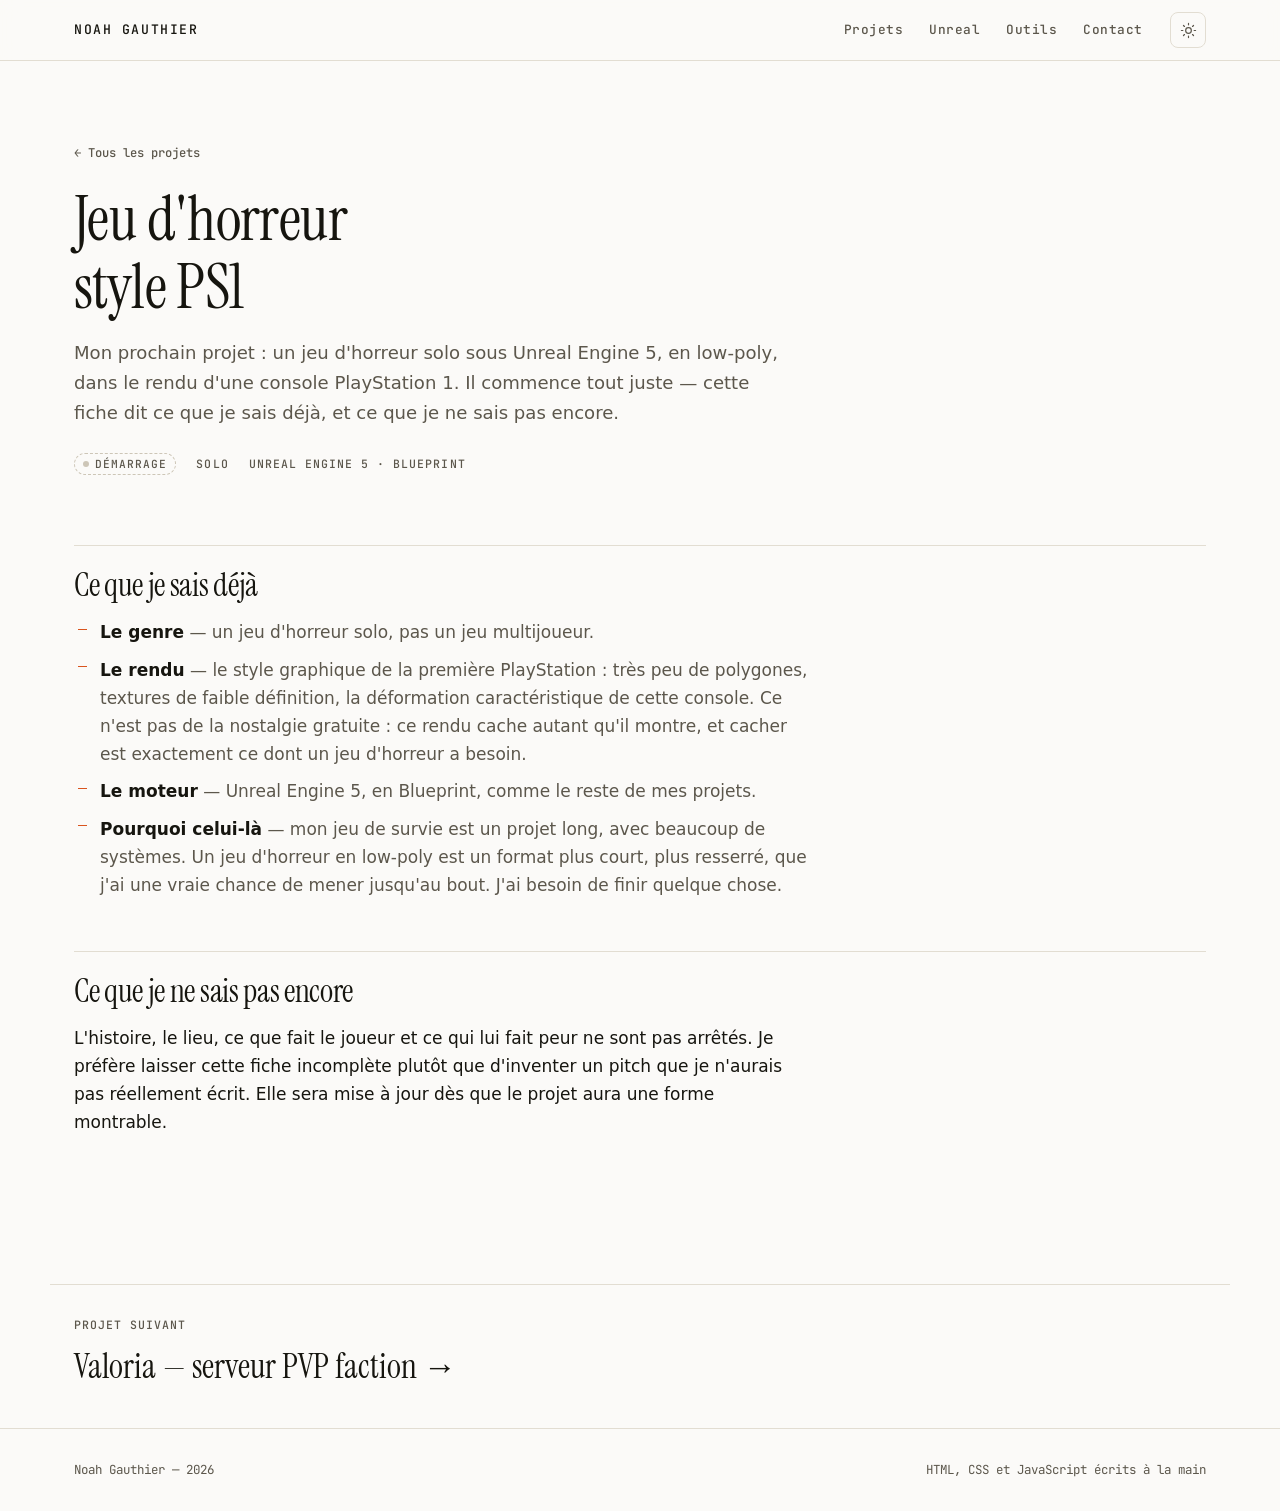
<file: projets/horreur-ps1.html>
<!doctype html>
<html lang="fr">
<head>
<meta charset="utf-8">
<meta name="viewport" content="width=device-width, initial-scale=1">
<title>Jeu d'horreur — style PS1 — Noah Gauthier</title>
<meta name="description" content="Prochain projet : un jeu d'horreur solo sous Unreal Engine 5, en low-poly dans le rendu d'une PlayStation 1. Au tout début du développement.">
<meta name="author" content="Noah Gauthier">
<meta name="theme-color" content="#fbfaf8" media="(prefers-color-scheme: light)">
<meta name="theme-color" content="#100f0d" media="(prefers-color-scheme: dark)">
<link rel="canonical" href="https://odg747.github.io/Portfolio/projets/horreur-ps1.html">

<meta property="og:type" content="article">
<meta property="og:locale" content="fr_FR">
<meta property="og:site_name" content="Noah Gauthier">
<meta property="og:title" content="Jeu d'horreur — style PS1 — Noah Gauthier">
<meta property="og:description" content="Prochain projet : un jeu d'horreur solo sous Unreal Engine 5, en low-poly dans le rendu d'une PlayStation 1. Au tout début du développement.">
<meta property="og:url" content="https://odg747.github.io/Portfolio/projets/horreur-ps1.html">
<meta property="og:image" content="https://odg747.github.io/Portfolio/images/og.png">
<meta property="og:image:width" content="1200">
<meta property="og:image:height" content="630">
<meta property="og:image:alt" content="Noah Gauthier — portfolio de développement de jeux vidéo">
<meta name="twitter:card" content="summary_large_image">

<link rel="icon" href="data:image/svg+xml,%3Csvg xmlns='http://www.w3.org/2000/svg' viewBox='0 0 32 32'%3E%3Crect width='32' height='32' rx='7' fill='%23d9541e'/%3E%3Ctext x='16' y='22' font-family='Georgia,serif' font-size='17' fill='%23fff' text-anchor='middle'%3ENG%3C/text%3E%3C/svg%3E">

<link rel="preconnect" href="https://fonts.googleapis.com">
<link rel="preconnect" href="https://fonts.gstatic.com" crossorigin>
<!-- Les polices sont chargées sans bloquer l'affichage : si Google Fonts est lent
     ou injoignable, le texte s'affiche tout de suite avec les polices de secours. -->
<link rel="stylesheet" media="print" onload="this.media='all'" href="https://fonts.googleapis.com/css2?family=Instrument+Serif:ital@0;1&family=JetBrains+Mono:wght@400;500&display=swap">
<noscript><link rel="stylesheet" href="https://fonts.googleapis.com/css2?family=Instrument+Serif:ital@0;1&family=JetBrains+Mono:wght@400;500&display=swap"></noscript>
<link rel="stylesheet" href="../assets/style.css">

<script>
  try {
    var t = localStorage.getItem("theme");
    if (t === "dark" || t === "light") document.documentElement.setAttribute("data-theme", t);
  } catch (e) {}
</script>
</head>

<body>
<a class="saut-contenu" href="#contenu">Aller au contenu</a>

<header class="bandeau">
  <div class="bandeau__interieur">
    <a class="marque" href="../"><span class="marque__long">Noah Gauthier</span><span class="marque__court" aria-hidden="true">NG</span></a>
    <nav class="nav" aria-label="Navigation principale">
      <a href="../#projets">Projets</a>
      <a href="../#unreal">Unreal</a>
      <a href="../#outils">Outils</a>
      <a href="../#contact">Contact</a>
    </nav>
    <button class="bouton-theme" type="button" aria-label="Changer de thème">
      <svg class="icone-soleil" viewBox="0 0 24 24" fill="none" stroke="currentColor" stroke-width="1.7" stroke-linecap="round" aria-hidden="true"><circle cx="12" cy="12" r="4"/><path d="M12 2v2M12 20v2M4.9 4.9l1.4 1.4M17.7 17.7l1.4 1.4M2 12h2M20 12h2M4.9 19.1l1.4-1.4M17.7 6.3l1.4-1.4"/></svg>
      <svg class="icone-lune" viewBox="0 0 24 24" fill="none" stroke="currentColor" stroke-width="1.7" stroke-linecap="round" stroke-linejoin="round" aria-hidden="true"><path d="M21 12.8A9 9 0 1 1 11.2 3a7 7 0 0 0 9.8 9.8z"/></svg>
    </button>
  </div>
</header>

<main id="contenu">
  <div class="enveloppe fiche__entete">
    <a class="fil-ariane" href="../#projets">← Tous les projets</a>
    <h1>Jeu d'horreur<br>style PS1</h1>
    <p class="fiche__chapeau">
      Mon prochain projet : un jeu d'horreur solo sous Unreal Engine 5, en low-poly, dans
      le rendu d'une console PlayStation 1. Il commence tout juste — cette fiche dit ce
      que je sais déjà, et ce que je ne sais pas encore.
    </p>
    <div class="fiche__meta">
      <span class="statut" data-statut="demarrage">Démarrage</span>
      <span class="etiquette">Solo</span>
      <span class="etiquette">Unreal Engine 5 · Blueprint</span>
    </div>
  </div>

  <div class="enveloppe fiche__corps">

    <section>
      <h2>Ce que je sais déjà</h2>
      <ul>
        <li><strong>Le genre</strong> — un jeu d'horreur solo, pas un jeu multijoueur.</li>
        <li><strong>Le rendu</strong> — le style graphique de la première PlayStation : très peu de polygones, textures de faible définition, la déformation caractéristique de cette console. Ce n'est pas de la nostalgie gratuite : ce rendu cache autant qu'il montre, et cacher est exactement ce dont un jeu d'horreur a besoin.</li>
        <li><strong>Le moteur</strong> — Unreal Engine 5, en Blueprint, comme le reste de mes projets.</li>
        <li><strong>Pourquoi celui-là</strong> — mon jeu de survie est un projet long, avec beaucoup de systèmes. Un jeu d'horreur en low-poly est un format plus court, plus resserré, que j'ai une vraie chance de mener jusqu'au bout. J'ai besoin de finir quelque chose.</li>
      </ul>
    </section>

    <section>
      <h2>Ce que je ne sais pas encore</h2>
      <p>
        L'histoire, le lieu, ce que fait le joueur et ce qui lui fait peur ne sont pas
        arrêtés. Je préfère laisser cette fiche incomplète plutôt que d'inventer un pitch
        que je n'aurais pas réellement écrit. Elle sera mise à jour dès que le projet aura
        une forme montrable.
      </p>
    </section>

  </div>

  <div class="enveloppe fiche__suite">
    <span class="etiquette">Projet suivant</span>
    <a href="serveur-valoria.html">Valoria — serveur PVP faction →</a>
  </div>
</main>

<footer class="pied">
  <div class="enveloppe pied__interieur">
    <span>Noah Gauthier — 2026</span>
    <span>HTML, CSS et JavaScript écrits à la main</span>
  </div>
</footer>

<script src="../assets/site.js" defer></script>
</body>
</html>
</file>
<file: assets/style.css>
/* =========================================================================
   Portfolio — Noah Gauthier
   Feuille de style unique. Organisée en 8 sections :
   1. Jetons (couleurs, typo, espaces)  5. Cartes projet
   2. Base et accessibilité             6. Fiches projet
   3. En-tête et navigation             7. Pied de page
   4. Mise en page générale             8. Impression
   ========================================================================= */

/* 1. JETONS ------------------------------------------------------------- */

:root {
  /* Thème clair (valeurs de référence : toutes les couleurs sont définies ici) */
  --fond:          #fbfaf8;
  --fond-creux:    #f2efe9;
  --fond-carte:    #ffffff;
  --trait:         #e2ddd2;
  --trait-fort:    #cdc6b7;
  --encre:         #16150f;
  --encre-douce:   #5c574c;
  --accent:        #d9541e;
  --accent-encre:  #a83c0c;
  --accent-voile:  rgba(217, 84, 30, 0.09);
  --ombre:         0 1px 2px rgba(22, 21, 15, .05), 0 8px 24px -16px rgba(22, 21, 15, .25);

  --serif: "Instrument Serif", "Iowan Old Style", Georgia, "Times New Roman", serif;
  --sans:  ui-sans-serif, system-ui, -apple-system, "Segoe UI", Inter, Roboto, "Helvetica Neue", Arial, sans-serif;
  --mono:  "JetBrains Mono", ui-monospace, SFMono-Regular, "SF Mono", Menlo, Consolas, monospace;

  --lisible: 68ch;      /* largeur de la colonne de lecture */
  --large:   1180px;    /* largeur maximale de la page */
  --gouttiere: 24px;

  --rayon: 10px;
  --transition: 180ms cubic-bezier(.2, .6, .3, 1);

  color-scheme: light dark;
}

/* Thème sombre : par préférence système, sauf choix explicite « clair » */
@media (prefers-color-scheme: dark) {
  :root:not([data-theme="light"]) {
    --fond:         #100f0d;
    --fond-creux:   #171613;
    --fond-carte:   #1a1815;
    --trait:        #2c2925;
    --trait-fort:   #423d36;
    --encre:        #edeae3;
    --encre-douce:  #a39c8e;
    --accent:       #ff8a4c;
    --accent-encre: #ff9a5c;
    --accent-voile: rgba(255, 138, 76, 0.12);
    --ombre:        0 1px 2px rgba(0, 0, 0, .5), 0 8px 24px -16px rgba(0, 0, 0, .8);
  }
}

/* Thème sombre : choix explicite (le bouton gagne dans les deux sens) */
:root[data-theme="dark"] {
  --fond:         #100f0d;
  --fond-creux:   #171613;
  --fond-carte:   #1a1815;
  --trait:        #2c2925;
  --trait-fort:   #423d36;
  --encre:        #edeae3;
  --encre-douce:  #a39c8e;
  --accent:       #ff8a4c;
  --accent-encre: #ff9a5c;
  --accent-voile: rgba(255, 138, 76, 0.12);
  --ombre:        0 1px 2px rgba(0, 0, 0, .5), 0 8px 24px -16px rgba(0, 0, 0, .8);
}

/* 2. BASE ET ACCESSIBILITÉ ---------------------------------------------- */

*, *::before, *::after { box-sizing: border-box; }

html { -webkit-text-size-adjust: 100%; scroll-behavior: smooth; }
@media (prefers-reduced-motion: reduce) {
  html { scroll-behavior: auto; }
  *, *::before, *::after {
    animation-duration: .01ms !important;
    animation-iteration-count: 1 !important;
    transition-duration: .01ms !important;
  }
}

body {
  margin: 0;
  background: var(--fond);
  color: var(--encre);
  font-family: var(--sans);
  font-size: 17px;
  line-height: 1.65;
  -webkit-font-smoothing: antialiased;
  text-rendering: optimizeLegibility;
}

h1, h2, h3 { font-family: var(--serif); font-weight: 400; line-height: 1.08; letter-spacing: -.01em; margin: 0; }
h1 { font-size: clamp(2.8rem, 9vw, 5.2rem); }
h2 { font-size: clamp(2rem, 5vw, 2.9rem); }
h3 { font-size: clamp(1.4rem, 3vw, 1.75rem); }

p  { margin: 0 0 1.1em; }
p:last-child { margin-bottom: 0; }

a { color: var(--accent-encre); text-decoration-thickness: 1px; text-underline-offset: 3px; }
a:hover { text-decoration-thickness: 2px; }

img { max-width: 100%; height: auto; display: block; }

:focus-visible {
  outline: 2px solid var(--accent);
  outline-offset: 3px;
  border-radius: 3px;
}

.saut-contenu {
  position: absolute; left: 8px; top: -60px; z-index: 100;
  padding: 10px 16px; border-radius: var(--rayon);
  background: var(--encre); color: var(--fond);
  font: 500 .85rem/1 var(--mono); text-decoration: none;
  transition: top var(--transition);
}
.saut-contenu:focus { top: 8px; }

.visuellement-cache {
  position: absolute; width: 1px; height: 1px; padding: 0; margin: -1px;
  overflow: hidden; clip: rect(0 0 0 0); white-space: nowrap; border: 0;
}

/* Étiquette monospace : sert à distinguer une donnée d'une phrase */
.etiquette {
  font: 500 .72rem/1 var(--mono);
  letter-spacing: .09em;
  text-transform: uppercase;
  color: var(--encre-douce);
}

/* Pastille de statut */
.statut {
  display: inline-flex; align-items: center; gap: .5em;
  padding: .38em .75em .34em;
  border: 1px solid var(--trait-fort);
  border-radius: 100px;
  font: 500 .7rem/1 var(--mono);
  letter-spacing: .09em; text-transform: uppercase;
  color: var(--encre-douce);
  white-space: nowrap;
}
.statut::before {
  content: ""; width: 6px; height: 6px; border-radius: 50%;
  background: var(--trait-fort); flex: none;
}
.statut[data-statut="termine"]   { color: var(--encre); border-color: var(--trait-fort); }
.statut[data-statut="termine"]::before   { background: var(--encre); }
.statut[data-statut="en-cours"]  { color: var(--accent-encre); border-color: var(--accent); background: var(--accent-voile); }
.statut[data-statut="en-cours"]::before  { background: var(--accent); }
.statut[data-statut="demarrage"] { color: var(--encre-douce); border-style: dashed; }

/* 3. EN-TÊTE ET NAVIGATION ---------------------------------------------- */

.bandeau {
  position: sticky; top: 0; z-index: 50;
  background: color-mix(in srgb, var(--fond) 88%, transparent);
  backdrop-filter: blur(10px);
  border-bottom: 1px solid var(--trait);
}
.bandeau__interieur {
  max-width: var(--large); margin: 0 auto;
  padding: 12px var(--gouttiere);
  display: flex; align-items: center; gap: 16px;
}
.marque {
  font: 500 .82rem/1 var(--mono);
  letter-spacing: .12em; text-transform: uppercase;
  color: var(--encre); text-decoration: none; margin-right: auto;
  white-space: nowrap;
}
.marque:hover { color: var(--accent-encre); }

.nav { display: flex; align-items: center; gap: 4px; }
.nav a {
  padding: 7px 11px; border-radius: 7px;
  font: 500 .8rem/1 var(--mono); letter-spacing: .04em;
  color: var(--encre-douce); text-decoration: none;
}
.nav a:hover { color: var(--encre); background: var(--fond-creux); }

.bouton-theme {
  flex: none;
  width: 36px; height: 36px;
  display: grid; place-items: center;
  border: 1px solid var(--trait); border-radius: 8px;
  background: transparent; color: var(--encre-douce);
  cursor: pointer; transition: color var(--transition), border-color var(--transition);
}
.bouton-theme:hover { color: var(--accent-encre); border-color: var(--trait-fort); }
.bouton-theme svg { width: 17px; height: 17px; }
.bouton-theme .icone-lune { display: none; }
:root[data-theme="dark"] .bouton-theme .icone-lune,
:root:not([data-theme="light"]) .bouton-theme .icone-lune { display: block; }
:root[data-theme="dark"] .bouton-theme .icone-soleil { display: none; }

@media (prefers-color-scheme: light) {
  :root:not([data-theme="dark"]) .bouton-theme .icone-lune { display: none; }
  :root:not([data-theme="dark"]) .bouton-theme .icone-soleil { display: block; }
}
@media (prefers-color-scheme: dark) {
  :root:not([data-theme="light"]) .bouton-theme .icone-soleil { display: none; }
}
:root[data-theme="light"] .bouton-theme .icone-lune { display: none; }
:root[data-theme="light"] .bouton-theme .icone-soleil { display: block; }

.marque__court { display: none; }

@media (max-width: 620px) {
  .bandeau__interieur { gap: 10px; }
  .nav { gap: 0; }
  .nav a { padding: 7px 7px; font-size: .72rem; letter-spacing: 0; }
  /* La marque passe en initiales, mais reste lisible par un lecteur d'écran. */
  .marque__long {
    position: absolute; width: 1px; height: 1px; padding: 0; margin: -1px;
    overflow: hidden; clip: rect(0 0 0 0); white-space: nowrap;
  }
  .marque__court { display: inline; font-size: .8rem; letter-spacing: .14em; }
}

@media (max-width: 400px) {
  :root { --gouttiere: 18px; }
  .nav a { padding: 7px 5px; font-size: .68rem; }
}

/* 4. MISE EN PAGE GÉNÉRALE ---------------------------------------------- */

.enveloppe { max-width: var(--large); margin: 0 auto; padding-inline: var(--gouttiere); }
.colonne   { max-width: var(--lisible); }

.section { padding-block: clamp(56px, 9vw, 104px); }
/* L'en-tête est collant : sans cette marge, une ancre cache son propre titre. */
[id] { scroll-margin-top: 76px; }
.section + .section { border-top: 1px solid var(--trait); }

.section__titre {
  display: flex; align-items: baseline; gap: 14px;
  margin-bottom: 34px; flex-wrap: wrap;
}
.section__titre .etiquette { flex: none; }

/* --- Hero --- */
.hero { position: relative; overflow: hidden; border-bottom: 1px solid var(--trait); }
.hero__toile {
  position: absolute; inset: 0; width: 100%; height: 100%;
  opacity: .8; pointer-events: none;
  mask-image: linear-gradient(to bottom, #000 25%, transparent 96%);
  -webkit-mask-image: linear-gradient(to bottom, #000 25%, transparent 96%);
}
.hero__interieur {
  position: relative;
  max-width: var(--large); margin: 0 auto;
  padding-inline: var(--gouttiere);
  padding-block: clamp(64px, 13vw, 132px) clamp(48px, 8vw, 88px);
}
.hero h1 { margin-bottom: 22px; }
.hero h1 .accent { color: var(--accent); font-style: italic; }
.hero__intro { max-width: 60ch; font-size: clamp(1.02rem, 2.1vw, 1.16rem); color: var(--encre-douce); }
.hero__intro strong { color: var(--encre); font-weight: 600; }
.hero__meta {
  display: flex; flex-wrap: wrap; gap: 10px 22px;
  margin-bottom: 26px;
}
.hero__actions { display: flex; flex-wrap: wrap; gap: 12px; margin-top: 32px; }

.bouton {
  display: inline-flex; align-items: center; gap: .55em;
  padding: 11px 20px; border-radius: 8px;
  font: 500 .84rem/1 var(--mono); letter-spacing: .04em;
  text-decoration: none; border: 1px solid transparent;
  transition: background var(--transition), border-color var(--transition), color var(--transition);
}
.bouton--plein { background: var(--encre); color: var(--fond); }
.bouton--plein:hover { background: var(--accent-encre); color: #fff; }
.bouton--vide { border-color: var(--trait-fort); color: var(--encre); }
.bouton--vide:hover { border-color: var(--accent); color: var(--accent-encre); background: var(--accent-voile); }

/* 5. CARTES PROJET ------------------------------------------------------ */

.projets { display: flex; flex-direction: column; gap: 20px; }

.carte {
  display: grid;
  grid-template-columns: minmax(0, 38%) minmax(0, 1fr);
  gap: 0;
  background: var(--fond-carte);
  border: 1px solid var(--trait);
  border-radius: var(--rayon);
  overflow: hidden;
  transition: border-color var(--transition), box-shadow var(--transition), transform var(--transition);
}
.carte:hover { border-color: var(--trait-fort); box-shadow: var(--ombre); }
.carte:focus-within { border-color: var(--accent); }

.carte__visuel {
  position: relative;
  background: var(--fond-creux);
  border-right: 1px solid var(--trait);
  min-height: 210px;
  display: grid; place-items: center;
}
.carte__visuel img { width: 100%; height: 100%; object-fit: cover; }
.carte__visuel.sans-image img { display: none; }

/* Emplacement honnête quand la capture n'existe pas encore */
.visuel-absent {
  display: none;
  padding: 22px; text-align: center;
  font: 500 .68rem/1.6 var(--mono);
  letter-spacing: .08em; text-transform: uppercase;
  color: var(--encre-douce);
}
.carte__visuel.sans-image .visuel-absent,
.fiche__visuel.sans-image .visuel-absent { display: block; }
.visuel-absent::before {
  content: ""; display: block; width: 26px; height: 26px; margin: 0 auto 12px;
  border: 1px dashed var(--trait-fort); border-radius: 4px;
  transform: rotate(45deg);
}

.carte__corps { padding: clamp(20px, 3vw, 30px); display: flex; flex-direction: column; }
.carte__entete { display: flex; align-items: center; gap: 12px; flex-wrap: wrap; margin-bottom: 12px; }
.carte h3 { margin-bottom: 10px; }
.carte h3 a { color: inherit; text-decoration: none; }
.carte h3 a:hover { color: var(--accent-encre); }
.carte h3 a::after { content: ""; position: absolute; inset: 0; } /* toute la carte cliquable */
.carte { position: relative; }
.carte__texte { color: var(--encre-douce); margin-bottom: 18px; }

.technos { display: flex; flex-wrap: wrap; gap: 7px; margin-top: auto; padding: 0; list-style: none; }
.technos li {
  padding: .34em .62em .3em;
  border: 1px solid var(--trait);
  border-radius: 5px;
  background: var(--fond-creux);
  font: 500 .69rem/1 var(--mono);
  color: var(--encre-douce);
  white-space: nowrap;
}

@media (max-width: 760px) {
  .carte { grid-template-columns: 1fr; }
  .carte__visuel { border-right: 0; border-bottom: 1px solid var(--trait); min-height: 175px; }
}

/* --- Groupes de projets sur l'accueil --- */
.groupe-projets + .groupe-projets { margin-top: clamp(44px, 6vw, 68px); }
.groupe-projets__titre {
  display: flex; align-items: baseline; gap: 12px; flex-wrap: wrap;
  padding-bottom: 12px; margin-bottom: 22px;
  border-bottom: 1px solid var(--trait);
}
.groupe-projets__titre h3 {
  font-family: var(--mono); font-size: .78rem; font-weight: 500;
  letter-spacing: .1em; text-transform: uppercase; color: var(--encre);
}
.groupe-projets__titre p { font-size: .88rem; color: var(--encre-douce); margin: 0; }

/* 6. FICHES PROJET ------------------------------------------------------ */

.fiche__entete { padding-block: clamp(40px, 7vw, 76px) clamp(28px, 4vw, 44px); }
.fil-ariane {
  display: inline-flex; align-items: center; gap: .5em;
  margin-bottom: 26px;
  font: 500 .76rem/1 var(--mono);
  color: var(--encre-douce); text-decoration: none;
}
.fil-ariane:hover { color: var(--accent-encre); }

.fiche__entete h1 { font-size: clamp(2.3rem, 6.5vw, 3.9rem); margin-bottom: 18px; }
.fiche__chapeau {
  max-width: 62ch; font-size: clamp(1.02rem, 2vw, 1.13rem);
  color: var(--encre-douce); margin-bottom: 26px;
}
.fiche__meta { display: flex; flex-wrap: wrap; gap: 12px 20px; align-items: center; margin-bottom: 26px; }

.fiche__visuel {
  position: relative;
  border: 1px solid var(--trait); border-radius: var(--rayon);
  background: var(--fond-creux);
  overflow: hidden;
  min-height: 200px;
  display: grid; place-items: center;
  margin-bottom: 8px;
}
.fiche__visuel img { width: 100%; }
.fiche__visuel.sans-image img { display: none; }
figure { margin: 0 0 clamp(32px, 5vw, 52px); }
figcaption { margin-top: 10px; font: 400 .8rem/1.5 var(--mono); color: var(--encre-douce); }

.fiche__corps { padding-bottom: clamp(56px, 9vw, 96px); }
.fiche__corps section { margin-bottom: clamp(34px, 5vw, 52px); }
.fiche__corps h2 {
  font-size: clamp(1.5rem, 3.4vw, 2rem);
  margin-bottom: 16px;
  padding-top: 22px;
  border-top: 1px solid var(--trait);
}
.fiche__corps p, .fiche__corps ul { max-width: var(--lisible); }
.fiche__corps ul { padding-left: 0; list-style: none; margin: 0 0 1.1em; }
.fiche__corps ul li {
  position: relative; padding-left: 26px; margin-bottom: .55em;
  color: var(--encre-douce);
}
.fiche__corps ul li::before {
  content: ""; position: absolute; left: 4px; top: .62em;
  width: 9px; height: 1px; background: var(--accent);
}
.fiche__corps ul li strong { color: var(--encre); font-weight: 600; }

/* Liste « fait / en chantier » sur deux colonnes */
.bilan { display: grid; grid-template-columns: repeat(auto-fit, minmax(258px, 1fr)); gap: 18px; max-width: 900px; }
.bilan > div {
  padding: 20px 22px;
  border: 1px solid var(--trait); border-radius: var(--rayon);
  background: var(--fond-carte);
}
.bilan h3 { font-family: var(--mono); font-size: .76rem; font-weight: 500;
  letter-spacing: .09em; text-transform: uppercase; color: var(--encre-douce); margin-bottom: 14px; }
.bilan ul li::before { background: var(--trait-fort); }
.bilan .fait li::before { background: var(--accent); }

.citation {
  margin: 0; padding: 20px 24px;
  border-left: 2px solid var(--accent);
  background: var(--accent-voile);
  border-radius: 0 var(--rayon) var(--rayon) 0;
  max-width: var(--lisible);
}
.citation p { font-size: 1.02rem; }

/* Navigation entre fiches */
.fiche__suite { border-top: 1px solid var(--trait); padding-block: 34px; }
.fiche__suite .etiquette { display: block; margin-bottom: 8px; }
.fiche__suite a { font-family: var(--serif); font-size: clamp(1.5rem, 4vw, 2.1rem); text-decoration: none; color: var(--encre); }
.fiche__suite a:hover { color: var(--accent-encre); }

/* --- Outils --- */
.outils { display: grid; grid-template-columns: repeat(auto-fit, minmax(230px, 1fr)); gap: 30px 40px; }
.outils h3 { font-family: var(--mono); font-size: .76rem; font-weight: 500;
  letter-spacing: .09em; text-transform: uppercase; color: var(--encre-douce);
  padding-bottom: 12px; margin-bottom: 14px; border-bottom: 1px solid var(--trait); }
.outils ul { list-style: none; padding: 0; margin: 0; }
.outils li { padding: 5px 0; color: var(--encre); }
.outils li span { color: var(--encre-douce); font: 400 .8rem/1 var(--mono); margin-left: .5em; }

/* --- Contact --- */
.contacts { display: grid; grid-template-columns: repeat(auto-fit, minmax(230px, 1fr)); gap: 14px; margin-top: 30px; }
.contacts a {
  display: flex; flex-direction: column; gap: 5px;
  padding: 18px 20px;
  border: 1px solid var(--trait); border-radius: var(--rayon);
  background: var(--fond-carte);
  text-decoration: none; color: var(--encre);
  transition: border-color var(--transition), background var(--transition);
}
.contacts a:hover { border-color: var(--accent); background: var(--accent-voile); }
.contacts a span:last-child { font: 400 .92rem/1.4 var(--mono); color: var(--encre-douce); word-break: break-all; }
.contacts a:hover span:last-child { color: var(--accent-encre); }

/* 7. PIED DE PAGE -------------------------------------------------------- */

.pied {
  border-top: 1px solid var(--trait);
  padding-block: 30px;
  font: 400 .78rem/1.7 var(--mono);
  color: var(--encre-douce);
}
.pied__interieur { display: flex; flex-wrap: wrap; gap: 8px 24px; justify-content: space-between; }
.pied a { color: var(--encre-douce); }
.pied a:hover { color: var(--accent-encre); }

/* 8. IMPRESSION ---------------------------------------------------------- */

@media print {
  .bandeau, .hero__toile, .hero__actions, .fiche__suite { display: none; }
  body { background: #fff; color: #000; font-size: 11pt; }
  .carte, .contacts a { break-inside: avoid; }
}


/* 9. BLOCS SYSTÈME (partie technique des fiches UE5) --------------------- */

.systemes { display: flex; flex-direction: column; gap: 22px; margin-top: 26px; }

.systeme {
  border: 1px solid var(--trait);
  border-radius: var(--rayon);
  background: var(--fond-carte);
  padding: clamp(20px, 3vw, 30px);
}
.systeme__entete {
  display: flex; align-items: center; gap: 12px; flex-wrap: wrap;
  padding-bottom: 16px; margin-bottom: 18px;
  border-bottom: 1px solid var(--trait);
}
.systeme__entete h3 {
  font-size: clamp(1.25rem, 2.6vw, 1.5rem);
  margin-right: auto; padding-top: 0; border-top: 0;
}

/* Chaque ligne : une étiquette monospace à gauche, le texte à droite. */
.systeme__grille { margin: 0; display: flex; flex-direction: column; gap: 16px; }
.systeme__grille > div { display: grid; grid-template-columns: 178px minmax(0, 1fr); gap: 4px 22px; }
.systeme__grille dt {
  font: 500 .7rem/1.5 var(--mono);
  letter-spacing: .08em; text-transform: uppercase;
  color: var(--encre-douce);
  padding-top: .28em;
}
.systeme__grille dd { margin: 0; color: var(--encre); }
.systeme__grille dd code {
  font: 400 .88em/1 var(--mono);
  padding: .18em .4em; border-radius: 4px;
  background: var(--fond-creux); border: 1px solid var(--trait);
  color: var(--accent-encre);
  white-space: nowrap;
}
.systeme__grille dd em { color: var(--encre-douce); font-style: italic; }

.systeme figure { margin: 22px 0 0; }
.systeme .fiche__visuel { min-height: 150px; margin-bottom: 0; }
.systeme figcaption { display: flex; gap: 8px 16px; flex-wrap: wrap; justify-content: space-between; }
.lien-image { color: var(--accent-encre); white-space: nowrap; }

@media (max-width: 700px) {
  .systeme__grille > div { grid-template-columns: 1fr; gap: 3px; }
  .systeme__grille dt { padding-top: 0; }
}

/* 10. SECTION UNREAL ENGINE --------------------------------------------- */

.ue5 { display: grid; grid-template-columns: minmax(0, 1fr) minmax(0, 320px); gap: clamp(28px, 5vw, 56px); align-items: start; }
.ue5__reperes { display: flex; flex-direction: column; gap: 0; }
.ue5__reperes > div { padding: 14px 0; border-top: 1px solid var(--trait); }
.ue5__reperes > div:last-child { border-bottom: 1px solid var(--trait); }
.ue5__reperes dt { font: 500 .7rem/1.5 var(--mono); letter-spacing: .08em; text-transform: uppercase; color: var(--encre-douce); margin-bottom: 3px; }
.ue5__reperes dd { margin: 0; color: var(--encre); }

@media (max-width: 860px) {
  .ue5 { grid-template-columns: 1fr; }
}

/* Liste à tiret d'accent, réutilisable hors des fiches projet. */
.liste-fleche { padding-left: 0; list-style: none; margin: 0 0 1.1em; }
.liste-fleche li { position: relative; padding-left: 26px; margin-bottom: .55em; color: var(--encre-douce); }
.liste-fleche li::before { content: ""; position: absolute; left: 4px; top: .62em; width: 9px; height: 1px; background: var(--accent); }
.liste-fleche li strong { color: var(--encre); font-weight: 600; }
</file>
